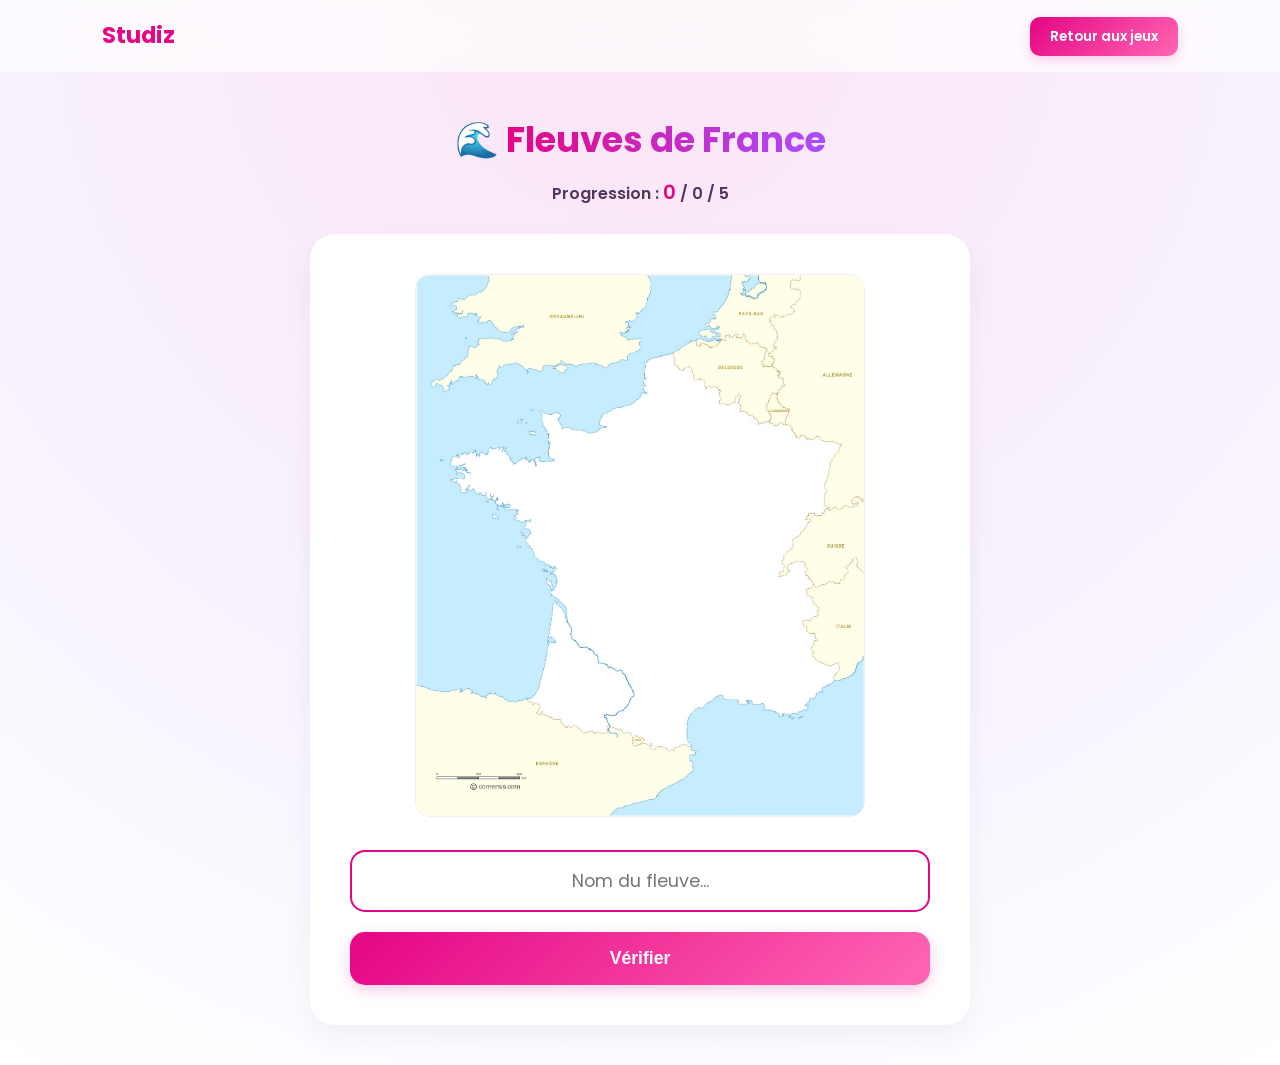
<file: fleuves.html>
<!DOCTYPE html>
<html lang="fr">
<head>
    <meta charset="UTF-8">
    <meta name="viewport" content="width=device-width, initial-scale=1.0">
    <title>Studiz - Fleuves de France</title>
    <link href="https://fonts.googleapis.com/css2?family=Poppins:wght@400;600;700&display=swap" rel="stylesheet" />
    <style>
        /* -----------------------
            BASE (Style Studiz)
        ------------------------*/
        * { margin:0; padding:0; box-sizing:border-box; }
        body {
            font-family: 'Poppins', sans-serif;
            background: radial-gradient(circle at top, #fbe4f5 0%, #f8f3ff 60%, #fff 100%);
            min-height: 100vh;
            color: #2b1b2e;
            line-height: 1.6;
        }

        /* -----------------------
            NAVBAR
        ------------------------*/
        .navbar {
            display: flex;
            justify-content: space-between;
            align-items: center;
            padding: 18px 8%;
            background: rgba(255, 255, 255, 0.7);
            backdrop-filter: blur(20px);
            position: sticky;
            top: 0;
            z-index: 100;
        }
        .logo-text { font-weight: 700; font-size: 1.4rem; color: #e50585; text-decoration: none; }
        .btn-nav {
            text-decoration: none;
            color: white;
            background: linear-gradient(135deg, #e50585, #ff66b3);
            padding: 10px 20px;
            border-radius: 10px;
            font-weight: 600;
            font-size: 0.85rem;
            box-shadow: 0 4px 12px rgba(229, 5, 133, 0.2);
        }

        /* -----------------------
            CONTAINER
        ------------------------*/
        .container {
            max-width: 700px;
            margin: 40px auto;
            padding: 0 20px;
            text-align: center;
        }
        h1 { font-size: 2.2rem; margin-bottom: 10px; color: #1d0720; }
        .text-gradient {
            background: linear-gradient(90deg, #e50585, #a94eff);
            -webkit-background-clip: text;
            -webkit-text-fill-color: transparent;
        }
        .score { color:#55355d; margin-bottom:25px; font-weight: 600; }
        .score span#good { color:#e50585; font-size: 1.2rem; }

        /* -----------------------
            CARD & GAMEPLAY
        ------------------------*/
        .card {
            background: white;
            border-radius: 25px;
            padding: 40px;
            box-shadow: 0 10px 30px rgba(0,0,0,0.05);
            margin-bottom: 20px;
        }
        .region-img {
            width: 100%;
            max-width: 450px;
            border-radius: 15px;
            margin-bottom: 25px;
            border: 1px solid #f0f0f0;
            background: #fdfdfd;
        }
        input {
            width: 100%;
            padding: 16px;
            border: 2px solid #f0f0f0;
            border-radius: 15px;
            font-size: 1.1rem;
            font-family: inherit;
            text-align: center;
            transition: all 0.3s;
        }
        input:focus { outline:none; border-color:#e50585; background: #fff; }
        input.correct { border-color:#10b981; background:#f0fdf4; color:#10b981; }
        input.incorrect { border-color:#ef4444; background:#fef2f2; color:#ef4444; }

        button {
            width: 100%;
            padding: 16px;
            background: linear-gradient(135deg, #e50585, #ff66b3);
            color: white;
            border: none;
            border-radius: 15px;
            font-size: 1.1rem;
            font-weight: bold;
            cursor: pointer;
            margin-top: 20px;
            box-shadow: 0 5px 15px rgba(229, 5, 133, 0.2);
            transition: transform 0.2s;
        }
        button:hover { transform:translateY(-2px); }

        .result { margin-top:15px; padding:15px; border-radius:12px; font-weight:bold; }
        .correctBox { background:#f0fdf4; color:#10b981; }
        .incorrectBox { background:#fef2f2; color:#ef4444; }
        .correction { margin-top:5px; font-weight:500; font-size: 0.9rem; color: #2b1b2e; }

        /* Final Screen */
        .final-screen { display: none; }
        .final-score { font-size: 3rem; font-weight: 700; color: #e50585; margin: 20px 0; }
    </style>
</head>
<body>

<nav class="navbar">
    <div class="nav-left">
        <a href="https://studiz.fun" class="logo-text">Studiz</a>
    </div>
    <div class="nav-right">
        <a href="train.html" class="btn-nav">Retour aux jeux</a>
    </div>
</nav>

<div class="container">
    <div id="quiz-ui">
        <h1>🌊 <span class="text-gradient">Fleuves de France</span></h1>
        <div class="score">Progression : <span id="good">0</span> / <span id="total">0</span></div>

        <div class="card">
            <img id="fleuveImg" class="region-img" src="" alt="Fleuve">
            <input id="answer" placeholder="Nom du fleuve..." autocomplete="off">
            <button id="mainBtn" onclick="check()">Vérifier</button>
            <div id="result"></div>
        </div>
    </div>

    <div id="final-ui" class="final-screen">
        <h1>🏁 <span class="text-gradient">Terminé !</span></h1>
        <div class="card">
            <p>Ton score final est de :</p>
            <div class="final-score"><span id="finalGood">0</span> / <span id="finalTotal">0</span></div>
            <p id="feedback-msg"></p>
            <button onclick="restart()">🔄 Recommencer l'entraînement</button>
        </div>
    </div>
</div>

<script>
const fleuves = [
 {name:"Loire", img:"images/loire.png"},
 {name:"Seine", img:"images/seine.png"},
 {name:"Garonne", img:"images/garonne.png"},
 {name:"Rhône", img:"images/rhone.png"},
 {name:"Rhin", img:"images/rhin.png"}
];

let playlist = [];
let currentIndex = 0;
let goodCount = 0;
let answered = false;

function shuffle(array) {
    return array.sort(() => Math.random() - 0.5);
}

function restart() {
    playlist = shuffle([...fleuves]);
    currentIndex = 0;
    goodCount = 0;
    document.getElementById("quiz-ui").style.display = "block";
    document.getElementById("final-ui").style.display = "none";
    nextQ();
}

function nextQ() {
    if (currentIndex >= playlist.length) {
        showFinalScore();
        return;
    }
    
    let current = playlist[currentIndex];
    document.getElementById("fleuveImg").src = current.img;
    const inp = document.getElementById("answer");
    inp.value = "";
    inp.disabled = false;
    inp.className = "";
    document.getElementById("result").innerHTML = "";
    document.getElementById("mainBtn").textContent = "Vérifier";
    document.getElementById("good").textContent = goodCount;
    document.getElementById("total").textContent = currentIndex + " / " + playlist.length;
    inp.focus();
    answered = false;
}

function normalize(x){ 
    return x.toLowerCase().trim()
        .replace(/\s+/g," ")
        .replace(/[éèêë]/g,"e")
        .replace(/[àâ]/g,"a")
        .replace(/[îï]/g,"i")
        .replace(/[ôö]/g,"o")
        .replace(/[ûùü]/g,"u")
        .replace(/-/g," "); 
}

function check() {
    if (answered) {
        currentIndex++;
        nextQ();
        return;
    }

    const inp = document.getElementById("answer");
    const user = normalize(inp.value);
    const correct = normalize(playlist[currentIndex].name);

    if (user === correct) {
        goodCount++;
        inp.classList.add("correct");
        document.getElementById("result").innerHTML = `<div class="result correctBox">✅ Bien joué !</div>`;
    } else {
        inp.classList.add("incorrect");
        document.getElementById("result").innerHTML = `<div class="result incorrectBox">Oups !<div class="correction">C'était la <strong>${playlist[currentIndex].name}</strong></div></div>`;
    }

    document.getElementById("mainBtn").textContent = "Continuer";
    inp.disabled = true;
    answered = true;
}

function showFinalScore() {
    document.getElementById("quiz-ui").style.display = "none";
    document.getElementById("final-ui").style.display = "block";
    document.getElementById("finalGood").textContent = goodCount;
    document.getElementById("finalTotal").textContent = playlist.length;
    
    let msg = "";
    let percent = (goodCount / playlist.length) * 100;
    if(percent === 100) msg = "Impressionnant ! Tu connais tous les fleuves. 🌊";
    else if(percent >= 60) msg = "Pas mal du tout ! Encore un peu d'eau au moulin ? 🐭";
    else msg = "Garde le cap, ça va finir par rentrer ! ⚓";
    document.getElementById("feedback-msg").textContent = msg;
}

document.addEventListener("keydown", e => { if(e.key === "Enter") check(); });

restart();
</script>
</body>
</html>
</file>
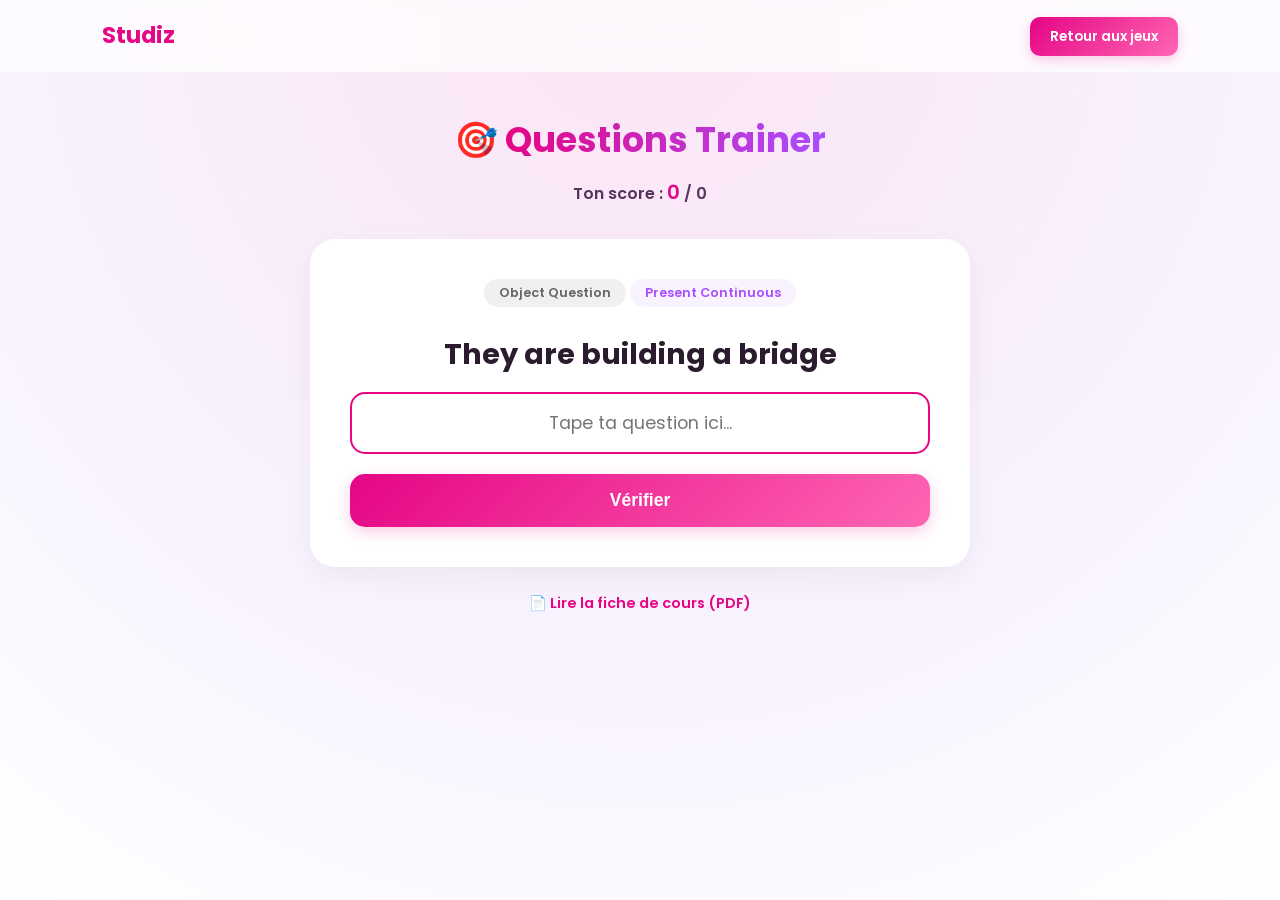
<file: object.html>
<!DOCTYPE html>
<html lang="fr">
<head>
<meta charset="UTF-8">
<meta name="viewport" content="width=device-width, initial-scale=1.0">
<title>Studiz - Questions Trainer</title>
<link href="https://fonts.googleapis.com/css2?family=Poppins:wght@400;600;700&display=swap" rel="stylesheet" />
<style>
    /* -----------------------
        BASE (Style Studiz)
    ------------------------*/
    * { margin:0; padding:0; box-sizing:border-box; }
    body {
        font-family: 'Poppins', sans-serif;
        background: radial-gradient(circle at top, #fbe4f5 0%, #f8f3ff 60%, #fff 100%);
        min-height:100vh;
        color: #2b1b2e;
        line-height: 1.6;
    }

    /* -----------------------
        NAVBAR
    ------------------------*/
    .navbar {
        display: flex;
        justify-content: space-between;
        align-items: center;
        padding: 18px 8%;
        background: rgba(255, 255, 255, 0.7);
        backdrop-filter: blur(20px);
        position: sticky;
        top: 0;
        z-index: 100;
    }

    .logo-text {
        font-weight: 700;
        font-size: 1.4rem;
        color: #e50585;
        text-decoration: none;
    }

    .btn-nav {
        text-decoration: none;
        color: white;
        background: linear-gradient(135deg, #e50585, #ff66b3);
        padding: 10px 20px;
        border-radius: 10px;
        font-weight: 600;
        font-size: 0.85rem;
        box-shadow: 0 4px 12px rgba(229, 5, 133, 0.2);
    }

    /* -----------------------
        CONTAINER
    ------------------------*/
    .container {
        max-width: 700px;
        margin: 40px auto;
        padding: 0 20px;
    }

    h1 { text-align:center; font-size: 2.2rem; margin-bottom: 10px; color: #1d0720; }
    .text-gradient {
        background: linear-gradient(90deg, #e50585, #a94eff);
        -webkit-background-clip: text;
        -webkit-text-fill-color: transparent;
    }

    .score { 
        text-align:center; 
        color:#55355d; 
        margin-bottom:30px;
        font-weight: 600;
    }
    .score span#good { color:#e50585; font-size: 1.2rem; }

    /* -----------------------
        CARD & GAMEPLAY
    ------------------------*/
    .card {
        background: white;
        border-radius: 25px;
        padding: 40px;
        box-shadow: 0 10px 30px rgba(0,0,0,0.05);
        border: none;
        margin-bottom: 25px;
        text-align: center;
    }

    .label-badge {
        display: inline-block;
        padding: 4px 15px;
        background: #f0f0f0;
        border-radius: 20px;
        font-size: 0.8rem;
        font-weight: 600;
        color: #666;
        margin-bottom: 10px;
    }

    .sentence {
        font-size: 1.8rem;
        color: #2b1b2e;
        font-weight: 700;
        margin: 20px 0;
        line-height: 1.2;
    }

    input {
        width: 100%;
        padding: 16px;
        border: 2px solid #f0f0f0;
        border-radius: 15px;
        font-size: 1.1rem;
        font-family: inherit;
        transition: all 0.3s;
        background: #fdfdfd;
        text-align: center;
    }

    input:focus { outline:none; border-color:#e50585; background: #fff; }
    input.correct { border-color:#10b981; background:#f0fdf4; color: #10b981; }
    input.incorrect { border-color:#ef4444; background:#fef2f2; color: #ef4444; }

    button {
        width: 100%;
        padding: 16px;
        background: linear-gradient(135deg, #e50585, #ff66b3);
        color: white;
        border: none;
        border-radius: 15px;
        font-size: 1.1rem;
        font-weight: bold;
        cursor: pointer;
        margin-top: 20px;
        box-shadow: 0 5px 15px rgba(229, 5, 133, 0.2);
        transition: transform 0.2s;
    }

    button:hover { transform:translateY(-2px); }

    /* -----------------------
        RESULTS
    ------------------------*/
    .result { margin-top:20px; padding:15px; border-radius:12px; font-weight:700; }
    .correctBox { background:#f0fdf4; color:#10b981; }
    .incorrectBox { background:#fef2f2; color:#ef4444; }
    .correction { margin-top:5px; font-weight:500; font-size: 0.9rem; color: #2b1b2e; }

    .pdf-link {
        display: block;
        text-align: center;
        color: #e50585;
        text-decoration: none;
        font-weight: 600;
        font-size: 0.9rem;
        margin-top: 20px;
    }

    .pdf-link:hover { text-decoration: underline; }

    @media(max-width: 600px) {
        .card { padding: 25px; }
        .sentence { font-size: 1.4rem; }
    }
</style>
</head>
<body>

<nav class="navbar">
    <div class="nav-left">
        <a href="https://studiz.fun" class="logo-text">Studiz</a>
    </div>
    <div class="nav-right">
        <a href="train.html" class="btn-nav">Retour aux jeux</a>
    </div>
</nav>

<div class="container">
    <h1>🎯 <span class="text-gradient">Questions Trainer</span></h1>
    <div class="score">Ton score : <span id="good">0</span> / <span id="total">0</span></div>

    <div class="card">
        <div id="typeLabel" class="label-badge"></div>
        <div id="tenseLabel" class="label-badge" style="background: #f8f3ff; color: #a94eff;"></div>
        <div class="sentence" id="sentence"></div>
        <input id="answer" placeholder="Tape ta question ici..." autocomplete="off">
        <button id="mainBtn" onclick="check()">Vérifier</button>
        <div id="result"></div>
    </div>
    
    <a class="pdf-link" href="objectcour.pdf" target="_blank">📄 Lire la fiche de cours (PDF)</a>
</div>

<script>
const data = [
  // OBJECT QUESTIONS - Present Simple
  {s:"Julie loves ice cream", a:"what does julie love?", type:"Object Question", tense:"Present Simple"},
  {s:"Tom eats pizza", a:"what does tom eat?", type:"Object Question", tense:"Present Simple"},
  {s:"Paul reads books", a:"what does paul read?", type:"Object Question", tense:"Present Simple"},
  {s:"Emma drinks coffee", a:"what does emma drink?", type:"Object Question", tense:"Present Simple"},
  {s:"They play football", a:"what do they play?", type:"Object Question", tense:"Present Simple"},
  {s:"The teacher helps students", a:"who does the teacher help?", type:"Object Question", tense:"Present Simple"},
  {s:"Julie sends emails", a:"what does julie send?", type:"Object Question", tense:"Present Simple"},
  {s:"They sell cars", a:"what do they sell?", type:"Object Question", tense:"Present Simple"},
  {s:"He teaches English", a:"what does he teach?", type:"Object Question", tense:"Present Simple"},
  {s:"The cat catches mice", a:"what does the cat catch?", type:"Object Question", tense:"Present Simple"},

  // OBJECT QUESTIONS - Past Simple
  {s:"Julie loved this movie", a:"what did julie love?", type:"Object Question", tense:"Past Simple"},
  {s:"Tom ate pizza yesterday", a:"what did tom eat?", type:"Object Question", tense:"Past Simple"},
  {s:"Lucas played guitar", a:"what did lucas play?", type:"Object Question", tense:"Past Simple"},
  {s:"She opened the door", a:"what did she open?", type:"Object Question", tense:"Past Simple"},
  {s:"They meet John", a:"who did they meet?", type:"Object Question", tense:"Past Simple"},
  {s:"Anna visited London", a:"where did anna visit?", type:"Object Question", tense:"Past Simple"},
  {s:"He finished the project", a:"what did he finish?", type:"Object Question", tense:"Past Simple"},
  {s:"We cleaned the house", a:"what did we clean?", type:"Object Question", tense:"Past Simple"},
  {s:"The cat caught a mouse", a:"what did the cat catch?", type:"Object Question", tense:"Past Simple"},
  {s:"She invited Marie", a:"who did she invite?", type:"Object Question", tense:"Past Simple"},

  // OBJECT QUESTIONS - Present Perfect
  {s:"She has watched TV", a:"what has she watched?", type:"Object Question", tense:"Present Perfect"},
  {s:"He has visited Paris", a:"where has he visited?", type:"Object Question", tense:"Present Perfect"},
  {s:"They have finished the work", a:"what have they finished?", type:"Object Question", tense:"Present Perfect"},
  {s:"Julie has written a letter", a:"what has julie written?", type:"Object Question", tense:"Present Perfect"},
  {s:"Tom has eaten the cake", a:"what has tom eaten?", type:"Object Question", tense:"Present Perfect"},

  // OBJECT QUESTIONS - Present Continuous
  {s:"They are playing football", a:"what are they playing?", type:"Object Question", tense:"Present Continuous"},
  {s:"She is reading a book", a:"what is she reading?", type:"Object Question", tense:"Present Continuous"},
  {s:"Tom is fixing the bike", a:"what is tom fixing?", type:"Object Question", tense:"Present Continuous"},
  {s:"Lucas is watching TV", a:"what is lucas watching?", type:"Object Question", tense:"Present Continuous"},
  {s:"They are building a bridge", a:"what are they building?", type:"Object Question", tense:"Present Continuous"},

  // OBJECT QUESTIONS - Passive Voice
  {s:"The cake was eaten by the children", a:"what was eaten by the children?", type:"Object Question", tense:"Passive Voice"},
  {s:"The letter was written by Sarah", a:"what was written by sarah?", type:"Object Question", tense:"Passive Voice"},
  {s:"The house was cleaned by them", a:"what was cleaned by them?", type:"Object Question", tense:"Passive Voice"},
  {s:"The door was opened by Julie", a:"what was opened by julie?", type:"Object Question", tense:"Passive Voice"},
  {s:"The bridge was built by the workers", a:"what was built by the workers?", type:"Object Question", tense:"Passive Voice"},

  // SUBJECT QUESTIONS
  {s:"Julie loves ice cream", a:"who loves ice cream?", type:"Subject Question", tense:"Present Simple"},
  {s:"Tom ate pizza", a:"who ate pizza?", type:"Subject Question", tense:"Past Simple"},
  {s:"She has watched TV", a:"who has watched TV?", type:"Subject Question", tense:"Present Perfect"},
  {s:"They are playing football", a:"who is playing football?", type:"Subject Question", tense:"Present Continuous"},
  {s:"The cake was eaten by the children", a:"who was eaten the cake?", type:"Subject Question", tense:"Passive Voice"}
];

let current, good=0, total=0, answered=false;

function normalize(x){ return x.toLowerCase().trim().replace(/[?!.]$/,"").replace(/\s+/g," "); }

function nextQ(){
  current = data[Math.floor(Math.random()*data.length)];
  document.getElementById("sentence").textContent = current.s;
  document.getElementById("typeLabel").textContent = current.type;
  document.getElementById("tenseLabel").textContent = current.tense;
  const inp=document.getElementById("answer");
  inp.value="";
  inp.disabled=false;
  inp.className="";
  document.getElementById("result").innerHTML="";
  document.getElementById("mainBtn").textContent = "Vérifier";
  inp.focus();
  answered=false;
}

function check(){
  if(answered){ nextQ(); return; }
  const inp=document.getElementById("answer");
  const user=normalize(inp.value);
  const goodAns=normalize(current.a);
  total++;
  
  if(user===goodAns){
    good++;
    inp.classList.add("correct");
    document.getElementById("result").innerHTML=`<div class="result correctBox">✨ Super ! C'est la bonne réponse.</div>`;
  } else {
    inp.classList.add("incorrect");
    document.getElementById("result").innerHTML=
      `<div class="result incorrectBox">Oups ! Pas tout à fait...
        <div class="correction">La réponse était : <strong>${current.a}</strong></div>
      </div>`;
  }
  
  document.getElementById("good").textContent=good;
  document.getElementById("total").textContent=total;
  document.getElementById("mainBtn").textContent = "Continuer";
  inp.disabled=true;
  answered=true;
}

document.addEventListener("keydown", e=>{ if(e.key==="Enter") check(); });

nextQ();
</script>

</body>
</html>
</file>
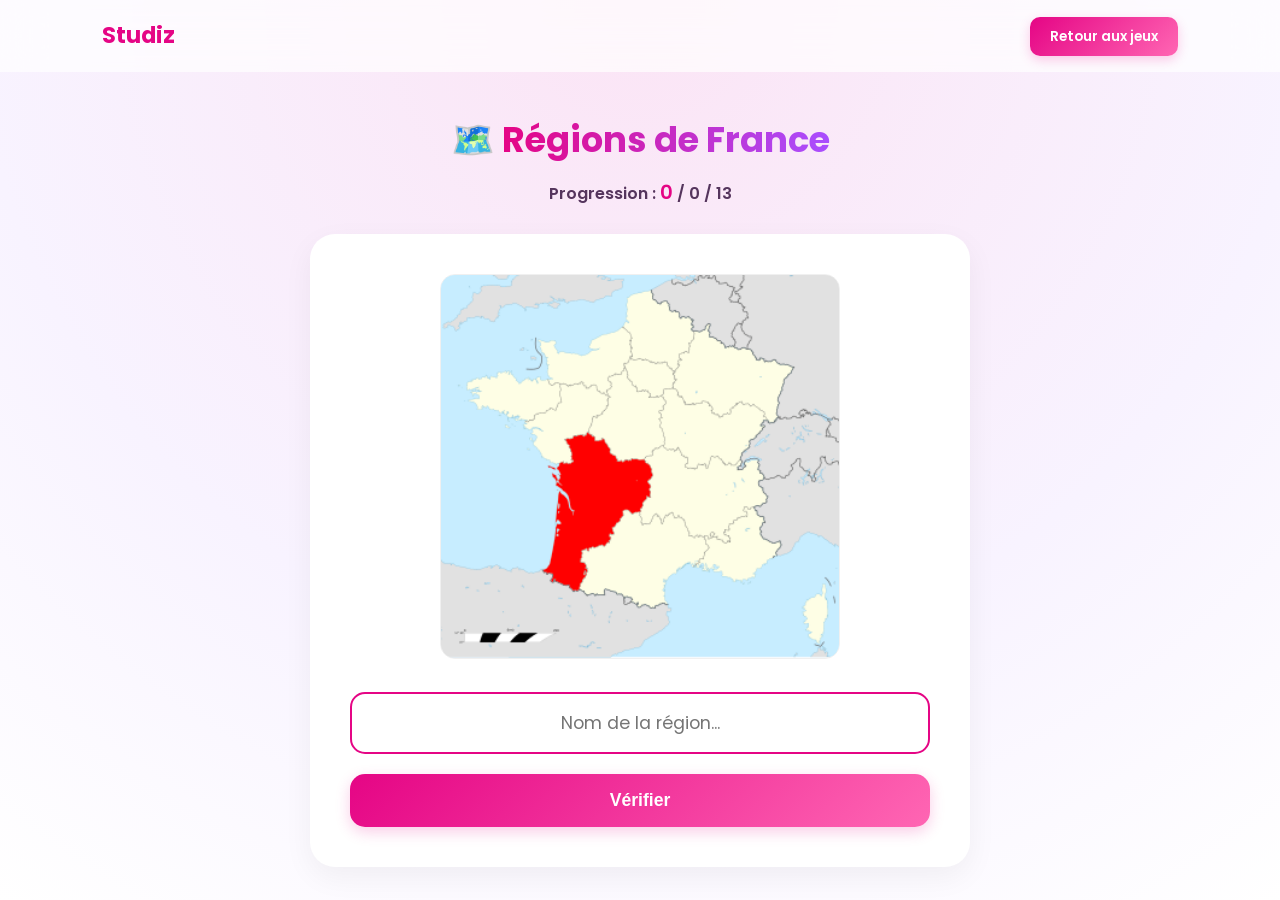
<file: regions.html>
<!DOCTYPE html>
<html lang="fr">
<head>
    <meta charset="UTF-8">
    <meta name="viewport" content="width=device-width, initial-scale=1.0">
    <title>Studiz - Régions de France</title>
    <link href="https://fonts.googleapis.com/css2?family=Poppins:wght@400;600;700&display=swap" rel="stylesheet" />
    <style>
        /* -----------------------
            BASE (Style Studiz)
        ------------------------*/
        * { margin:0; padding:0; box-sizing:border-box; }
        body {
            font-family: 'Poppins', sans-serif;
            background: radial-gradient(circle at top, #fbe4f5 0%, #f8f3ff 60%, #fff 100%);
            min-height: 100vh;
            color: #2b1b2e;
            line-height: 1.6;
        }

        /* -----------------------
            NAVBAR
        ------------------------*/
        .navbar {
            display: flex;
            justify-content: space-between;
            align-items: center;
            padding: 18px 8%;
            background: rgba(255, 255, 255, 0.7);
            backdrop-filter: blur(20px);
            position: sticky;
            top: 0;
            z-index: 100;
        }
        .logo-text { font-weight: 700; font-size: 1.4rem; color: #e50585; text-decoration: none; }
        .btn-nav {
            text-decoration: none;
            color: white;
            background: linear-gradient(135deg, #e50585, #ff66b3);
            padding: 10px 20px;
            border-radius: 10px;
            font-weight: 600;
            font-size: 0.85rem;
            box-shadow: 0 4px 12px rgba(229, 5, 133, 0.2);
        }

        /* -----------------------
            CONTAINER
        ------------------------*/
        .container {
            max-width: 700px;
            margin: 40px auto;
            padding: 0 20px;
            text-align: center;
        }
        h1 { font-size: 2.2rem; margin-bottom: 10px; color: #1d0720; }
        .text-gradient {
            background: linear-gradient(90deg, #e50585, #a94eff);
            -webkit-background-clip: text;
            -webkit-text-fill-color: transparent;
        }
        .score { color:#55355d; margin-bottom:25px; font-weight: 600; }
        .score span#good { color:#e50585; font-size: 1.2rem; }

        /* -----------------------
            CARD & GAMEPLAY
        ------------------------*/
        .card {
            background: white;
            border-radius: 25px;
            padding: 40px;
            box-shadow: 0 10px 30px rgba(0,0,0,0.05);
            margin-bottom: 20px;
        }
        .region-img {
            width: 100%;
            max-width: 400px;
            border-radius: 15px;
            margin-bottom: 25px;
            border: 1px solid #f0f0f0;
            background: #fdfdfd;
        }
        input {
            width: 100%;
            padding: 16px;
            border: 2px solid #f0f0f0;
            border-radius: 15px;
            font-size: 1.1rem;
            font-family: inherit;
            text-align: center;
            transition: all 0.3s;
        }
        input:focus { outline:none; border-color:#e50585; background: #fff; }
        input.correct { border-color:#10b981; background:#f0fdf4; color:#10b981; }
        input.incorrect { border-color:#ef4444; background:#fef2f2; color:#ef4444; }

        button {
            width: 100%;
            padding: 16px;
            background: linear-gradient(135deg, #e50585, #ff66b3);
            color: white;
            border: none;
            border-radius: 15px;
            font-size: 1.1rem;
            font-weight: bold;
            cursor: pointer;
            margin-top: 20px;
            box-shadow: 0 5px 15px rgba(229, 5, 133, 0.2);
            transition: transform 0.2s;
        }
        button:hover { transform:translateY(-2px); }

        .result { margin-top:15px; padding:15px; border-radius:12px; font-weight:bold; }
        .correctBox { background:#f0fdf4; color:#10b981; }
        .incorrectBox { background:#fef2f2; color:#ef4444; }
        .correction { margin-top:5px; font-weight:500; font-size: 0.9rem; color: #2b1b2e; }

        /* Final Screen */
        .final-screen { display: none; }
        .final-score { font-size: 3rem; font-weight: 700; color: #e50585; margin: 20px 0; }
    </style>
</head>
<body>

<nav class="navbar">
    <div class="nav-left">
        <a href="https://studiz.fun" class="logo-text">Studiz</a>
    </div>
    <div class="nav-right">
        <a href="train.html" class="btn-nav">Retour aux jeux</a>
    </div>
</nav>

<div class="container">
    <div id="quiz-ui">
        <h1>🗺️ <span class="text-gradient">Régions de France</span></h1>
        <div class="score">Progression : <span id="good">0</span> / <span id="total">0</span></div>

        <div class="card">
            <img id="regionImg" class="region-img" src="" alt="Région">
            <input id="answer" placeholder="Nom de la région..." autocomplete="off">
            <button id="mainBtn" onclick="check()">Vérifier</button>
            <div id="result"></div>
        </div>
    </div>

    <div id="final-ui" class="final-screen">
        <h1>🏁 <span class="text-gradient">Terminé !</span></h1>
        <div class="card">
            <p>Ton score final est de :</p>
            <div class="final-score"><span id="finalGood">0</span> / <span id="finalTotal">0</span></div>
            <p id="feedback-msg"></p>
            <button onclick="restart()">🔄 Relancer l'exercice</button>
        </div>
    </div>
</div>

<script>
const regions = [
 {name:"Auvergne-Rhône-Alpes", img:"images/Auvergne-Rhône-Alpes_region_locator_map.svg.png"},
 {name:"Bourgogne-Franche-Comté", img:"images/Bourgogne-Franche-Comté_region_locator_map.svg.png"},
 {name:"Bretagne", img:"images/Bretagne_region_locator_map2.svg.png"},
 {name:"Centre-Val de Loire", img:"images/Centre-Val_de_Loire_region_locator_map.svg.png"},
 {name:"Corse", img:"images/Corse_region_locator_map2.svg.png"},
 {name:"Grand Est", img:"images/Alsace-Champagne-Ardenne-Lorraine_region_locator_map.svg.png"},
 {name:"Hauts-de-France", img:"images/Hauts-de-France_region_locator_map.svg.png"},
 {name:"Île-de-France", img:"images/Île-de-France_region_locator_map2.svg.png"},
 {name:"Normandie", img:"images/Normandie2014_region_locator_map.svg.png"},
 {name:"Nouvelle-Aquitaine", img:"images/Nouvelle-Aquitaine_region_locator_map.svg.png"},
 {name:"Occitanie", img:"images/Languedoc-Roussillon-Midi-Pyrénées_region_locator_map.svg.png"},
 {name:"Pays de la Loire", img:"images/Pays_de_la_Loire_region_locator_map2.svg.png"},
 {name:"Provence-Alpes-Côte d'Azur", img:"images/Provence-Alpes-Côte_d'Azur_region_locator_map2.svg.png"}
];

let playlist = [];
let currentIndex = 0;
let goodCount = 0;
let answered = false;

function shuffle(array) {
    return array.sort(() => Math.random() - 0.5);
}

function restart() {
    playlist = shuffle([...regions]);
    currentIndex = 0;
    goodCount = 0;
    document.getElementById("quiz-ui").style.display = "block";
    document.getElementById("final-ui").style.display = "none";
    nextQ();
}

function nextQ() {
    if (currentIndex >= playlist.length) {
        showFinalScore();
        return;
    }
    
    let current = playlist[currentIndex];
    document.getElementById("regionImg").src = current.img;
    const inp = document.getElementById("answer");
    inp.value = "";
    inp.disabled = false;
    inp.className = "";
    document.getElementById("result").innerHTML = "";
    document.getElementById("mainBtn").textContent = "Vérifier";
    document.getElementById("good").textContent = goodCount;
    document.getElementById("total").textContent = currentIndex + " / " + playlist.length;
    inp.focus();
    answered = false;
}

function normalize(x){ 
    return x.toLowerCase().trim()
        .replace(/\s+/g," ")
        .replace(/[éèêë]/g,"e")
        .replace(/[àâ]/g,"a")
        .replace(/[îï]/g,"i")
        .replace(/[ôö]/g,"o")
        .replace(/[ûùü]/g,"u")
        .replace(/-/g," "); 
}

function check() {
    if (answered) {
        currentIndex++;
        nextQ();
        return;
    }

    const inp = document.getElementById("answer");
    const user = normalize(inp.value);
    const correct = normalize(playlist[currentIndex].name);

    if (user === correct) {
        goodCount++;
        inp.classList.add("correct");
        document.getElementById("result").innerHTML = `<div class="result correctBox">✨ Excellent !</div>`;
    } else {
        inp.classList.add("incorrect");
        document.getElementById("result").innerHTML = `<div class="result incorrectBox">Oups !<div class="correction">C'était : <strong>${playlist[currentIndex].name}</strong></div></div>`;
    }

    document.getElementById("mainBtn").textContent = "Continuer";
    inp.disabled = true;
    answered = true;
}

function showFinalScore() {
    document.getElementById("quiz-ui").style.display = "none";
    document.getElementById("final-ui").style.display = "block";
    document.getElementById("finalGood").textContent = goodCount;
    document.getElementById("finalTotal").textContent = playlist.length;
    
    let msg = "";
    let percent = (goodCount / playlist.length) * 100;
    if(percent === 100) msg = "Parfait ! Tu connais la France sur le bout des doigts. 🐭";
    else if(percent >= 70) msg = "Très bon score ! Encore un petit effort. 💪";
    else msg = "Continue de t'entraîner, ça va venir ! 🗺️";
    document.getElementById("feedback-msg").textContent = msg;
}

document.addEventListener("keydown", e => { if(e.key === "Enter") check(); });

// Démarrage initial
restart();
</script>
</body>
</html>
</file>
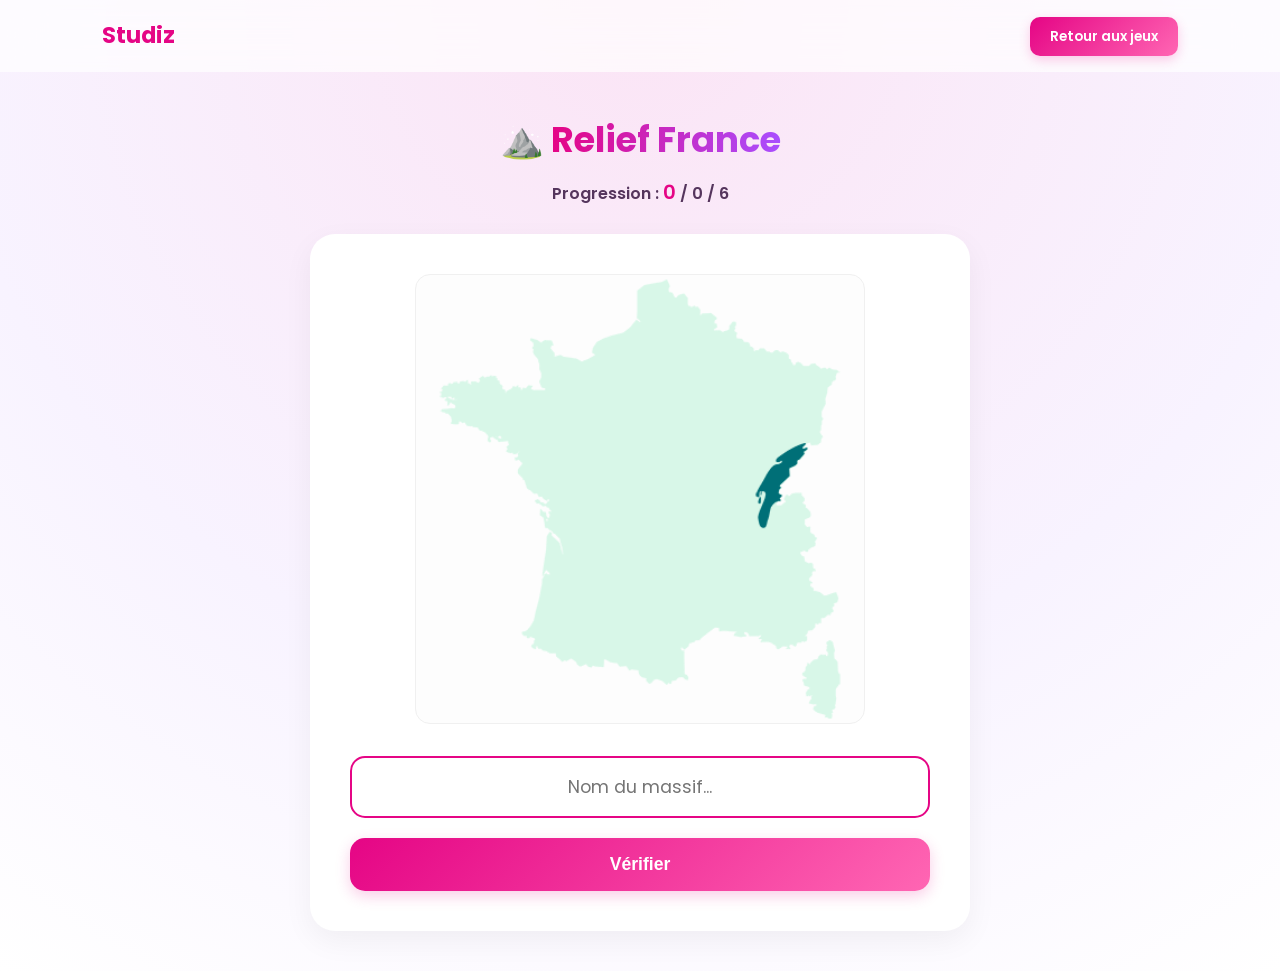
<file: relief.html>
<!DOCTYPE html>
<html lang="fr">
<head>
    <meta charset="UTF-8">
    <meta name="viewport" content="width=device-width, initial-scale=1.0">
    <title>Studiz - Relief de France</title>
    <link href="https://fonts.googleapis.com/css2?family=Poppins:wght@400;600;700&display=swap" rel="stylesheet" />
    <style>
        /* -----------------------
            BASE (Style Studiz)
        ------------------------*/
        * { margin:0; padding:0; box-sizing:border-box; }
        body {
            font-family: 'Poppins', sans-serif;
            background: radial-gradient(circle at top, #fbe4f5 0%, #f8f3ff 60%, #fff 100%);
            min-height: 100vh;
            color: #2b1b2e;
            line-height: 1.6;
        }

        /* -----------------------
            NAVBAR
        ------------------------*/
        .navbar {
            display: flex;
            justify-content: space-between;
            align-items: center;
            padding: 18px 8%;
            background: rgba(255, 255, 255, 0.7);
            backdrop-filter: blur(20px);
            position: sticky;
            top: 0;
            z-index: 100;
        }
        .logo-text { font-weight: 700; font-size: 1.4rem; color: #e50585; text-decoration: none; }
        .btn-nav {
            text-decoration: none;
            color: white;
            background: linear-gradient(135deg, #e50585, #ff66b3);
            padding: 10px 20px;
            border-radius: 10px;
            font-weight: 600;
            font-size: 0.85rem;
            box-shadow: 0 4px 12px rgba(229, 5, 133, 0.2);
        }

        /* -----------------------
            CONTAINER
        ------------------------*/
        .container {
            max-width: 700px;
            margin: 40px auto;
            padding: 0 20px;
            text-align: center;
        }
        h1 { font-size: 2.2rem; margin-bottom: 10px; color: #1d0720; }
        .text-gradient {
            background: linear-gradient(90deg, #e50585, #a94eff);
            -webkit-background-clip: text;
            -webkit-text-fill-color: transparent;
        }
        .score { color:#55355d; margin-bottom:25px; font-weight: 600; }
        .score span#good { color:#e50585; font-size: 1.2rem; }

        /* -----------------------
            CARD & GAMEPLAY
        ------------------------*/
        .card {
            background: white;
            border-radius: 25px;
            padding: 40px;
            box-shadow: 0 10px 30px rgba(0,0,0,0.05);
            margin-bottom: 20px;
        }
        .region-img {
            width: 100%;
            max-width: 450px;
            border-radius: 15px;
            margin-bottom: 25px;
            border: 1px solid #f0f0f0;
            background: #fdfdfd;
        }
        input {
            width: 100%;
            padding: 16px;
            border: 2px solid #f0f0f0;
            border-radius: 15px;
            font-size: 1.1rem;
            font-family: inherit;
            text-align: center;
            transition: all 0.3s;
        }
        input:focus { outline:none; border-color:#e50585; background: #fff; }
        input.correct { border-color:#10b981; background:#f0fdf4; color:#10b981; }
        input.incorrect { border-color:#ef4444; background:#fef2f2; color:#ef4444; }

        button {
            width: 100%;
            padding: 16px;
            background: linear-gradient(135deg, #e50585, #ff66b3);
            color: white;
            border: none;
            border-radius: 15px;
            font-size: 1.1rem;
            font-weight: bold;
            cursor: pointer;
            margin-top: 20px;
            box-shadow: 0 5px 15px rgba(229, 5, 133, 0.2);
            transition: transform 0.2s;
        }
        button:hover { transform:translateY(-2px); }

        .result { margin-top:15px; padding:15px; border-radius:12px; font-weight:bold; }
        .correctBox { background:#f0fdf4; color:#10b981; }
        .incorrectBox { background:#fef2f2; color:#ef4444; }
        .correction { margin-top:5px; font-weight:500; font-size: 0.9rem; color: #2b1b2e; }

        /* Final Screen */
        .final-screen { display: none; }
        .final-score { font-size: 3rem; font-weight: 700; color: #e50585; margin: 20px 0; }
    </style>
</head>
<body>

<nav class="navbar">
    <div class="nav-left">
        <a href="https://studiz.fun" class="logo-text">Studiz</a>
    </div>
    <div class="nav-right">
        <a href="train.html" class="btn-nav">Retour aux jeux</a>
    </div>
</nav>

<div class="container">
    <div id="quiz-ui">
        <h1>⛰️ <span class="text-gradient">Relief France</span></h1>
        <div class="score">Progression : <span id="good">0</span> / <span id="total">0</span></div>

        <div class="card">
            <img id="montagneImg" class="region-img" src="" alt="Massif">
            <input id="answer" placeholder="Nom du massif..." autocomplete="off">
            <button id="mainBtn" onclick="check()">Vérifier</button>
            <div id="result"></div>
        </div>
    </div>

    <div id="final-ui" class="final-screen">
        <h1>🏁 <span class="text-gradient">Terminé !</span></h1>
        <div class="card">
            <p>Ton score final est de :</p>
            <div class="final-score"><span id="finalGood">0</span> / <span id="finalTotal">0</span></div>
            <p id="feedback-msg"></p>
            <button onclick="restart()">🔄 Recommencer l'exercice</button>
        </div>
    </div>
</div>

<script>
const montagnes = [
 {name:"Les Alpes", img:"images/alpes.png"},
 {name:"Le Jura", img:"images/jura.png"},
 {name:"Les Pyrénées", img:"images/pyrenees.png"},
 {name:"La Corse", img:"images/corse.png"},
 {name:"Le Massif Central", img:"images/massif-central.png"},
 {name:"Les Vosges", img:"images/vosges.png"}
];

let playlist = [];
let currentIndex = 0;
let goodCount = 0;
let answered = false;

function shuffle(array) {
    return array.sort(() => Math.random() - 0.5);
}

function restart() {
    playlist = shuffle([...montagnes]);
    currentIndex = 0;
    goodCount = 0;
    document.getElementById("quiz-ui").style.display = "block";
    document.getElementById("final-ui").style.display = "none";
    nextQ();
}

function nextQ() {
    if (currentIndex >= playlist.length) {
        showFinalScore();
        return;
    }
    
    let current = playlist[currentIndex];
    document.getElementById("montagneImg").src = current.img;
    const inp = document.getElementById("answer");
    inp.value = "";
    inp.disabled = false;
    inp.className = "";
    document.getElementById("result").innerHTML = "";
    document.getElementById("mainBtn").textContent = "Vérifier";
    document.getElementById("good").textContent = goodCount;
    document.getElementById("total").textContent = currentIndex + " / " + playlist.length;
    inp.focus();
    answered = false;
}

function normalize(x){ 
    return x.toLowerCase().trim()
        .replace(/\s+/g," ")
        .replace(/[éèêë]/g,"e")
        .replace(/[àâ]/g,"a")
        .replace(/[îï]/g,"i")
        .replace(/[ôö]/g,"o")
        .replace(/[ûùü]/g,"u")
        .replace(/^(le |la |les |l')/i, "") // Ignore les articles au début
        .replace(/-/g," "); 
}

function check() {
    if (answered) {
        currentIndex++;
        nextQ();
        return;
    }

    const inp = document.getElementById("answer");
    const user = normalize(inp.value);
    const correct = normalize(playlist[currentIndex].name);

    if (user === correct) {
        goodCount++;
        inp.classList.add("correct");
        document.getElementById("result").innerHTML = `<div class="result correctBox">⛰️ C'est ça ! Bien joué.</div>`;
    } else {
        inp.classList.add("incorrect");
        document.getElementById("result").innerHTML = `<div class="result incorrectBox">Erreur !<div class="correction">Il s'agissait de : <strong>${playlist[currentIndex].name}</strong></div></div>`;
    }

    document.getElementById("mainBtn").textContent = "Continuer";
    inp.disabled = true;
    answered = true;
}

function showFinalScore() {
    document.getElementById("quiz-ui").style.display = "none";
    document.getElementById("final-ui").style.display = "block";
    document.getElementById("finalGood").textContent = goodCount;
    document.getElementById("finalTotal").textContent = playlist.length;
    
    let msg = "";
    let percent = (goodCount / playlist.length) * 100;
    if(percent === 100) msg = "Incroyable ! Tu as gravi tous les sommets sans faute ! 🧗‍♂️";
    else if(percent >= 60) msg = "Bravo ! Une belle vue d'ensemble sur le relief français. 🐭";
    else msg = "Petit faux pas en montagne ? On recommence pour s'améliorer ! 🏕️";
    document.getElementById("feedback-msg").textContent = msg;
}

document.addEventListener("keydown", e => { if(e.key === "Enter") check(); });

restart();
</script>
</body>
</html>
</file>
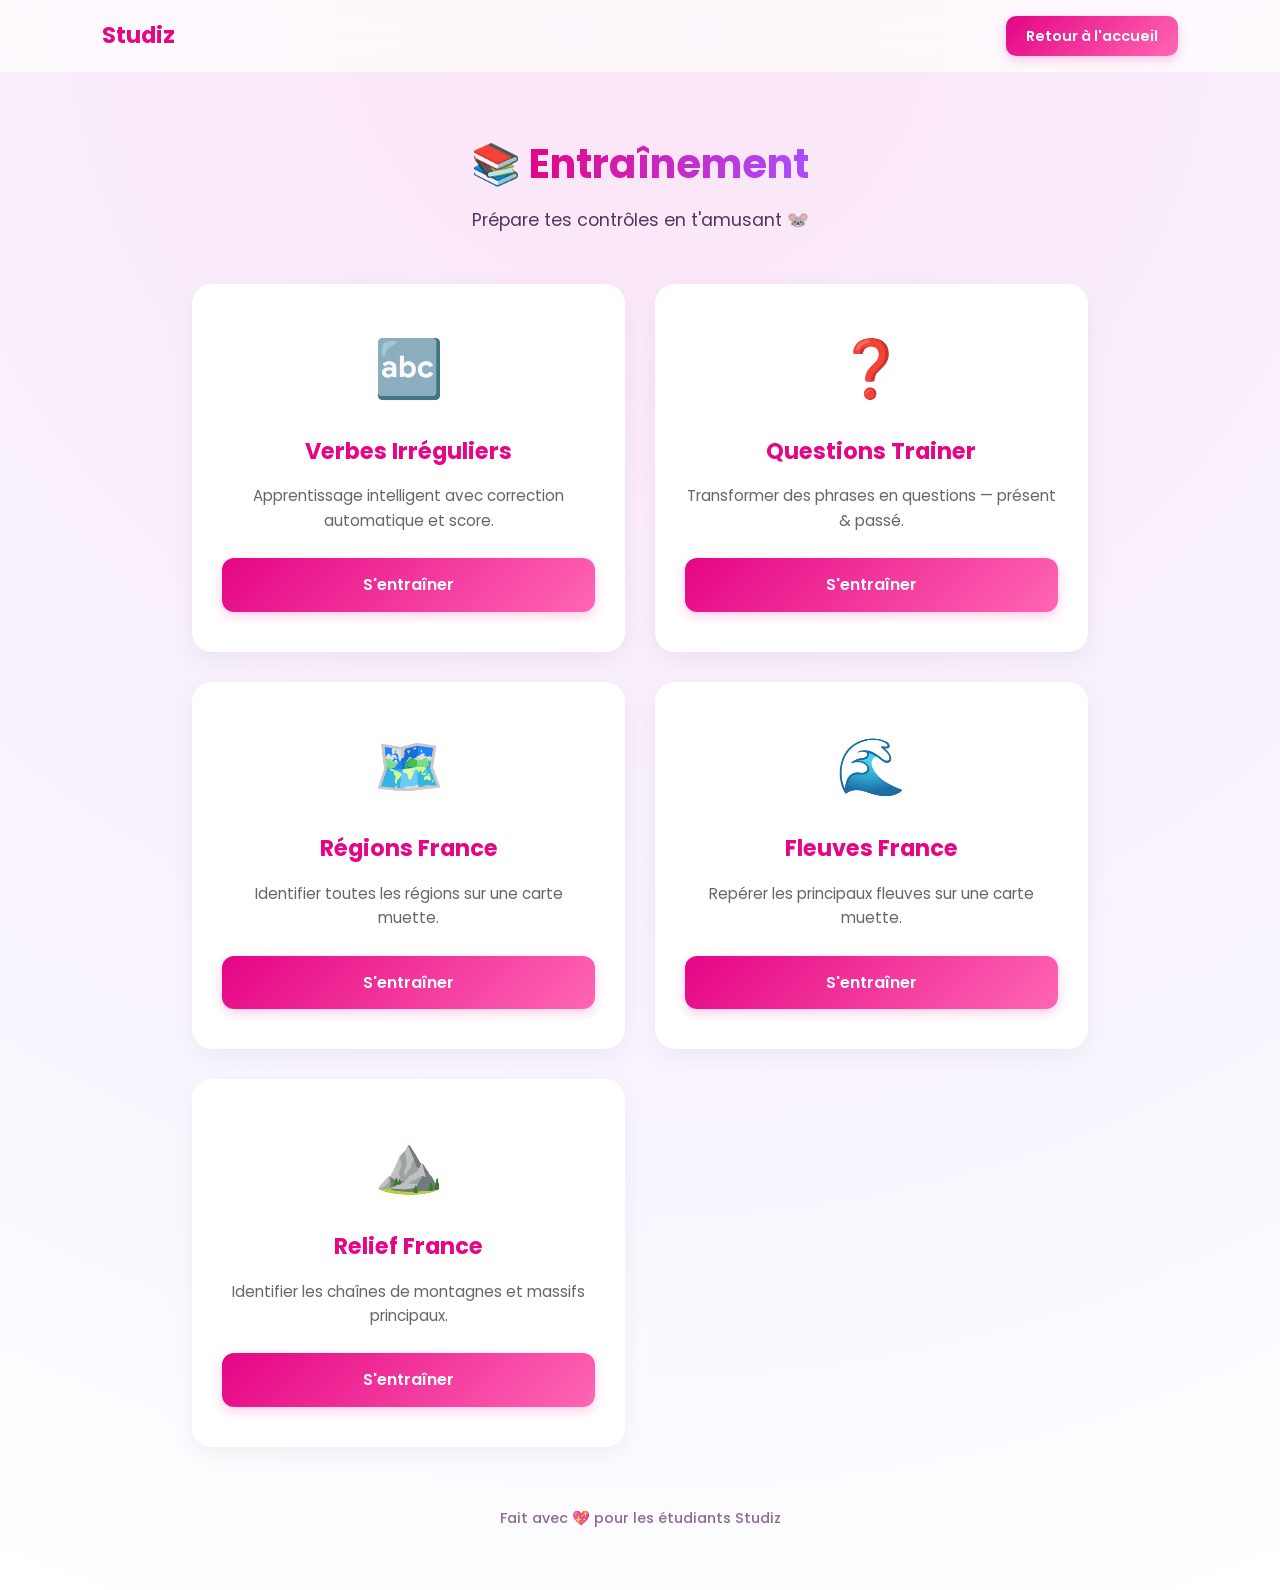
<file: train.html>
<!DOCTYPE html>
<html lang="fr">
<head>
    <meta charset="UTF-8">
    <meta name="viewport" content="width=device-width, initial-scale=1.0">
    <title>Studiz - Entraînements</title>
    <link href="https://fonts.googleapis.com/css2?family=Poppins:wght@400;600;700&display=swap" rel="stylesheet" />
    
    <style>
        /* -----------------------
            BASE (Style Studiz)
        ------------------------*/
        * {
            margin: 0;
            padding: 0;
            box-sizing: border-box;
        }

        body {
            font-family: "Poppins", sans-serif;
            background: radial-gradient(circle at top, #fbe4f5 0%, #f8f3ff 60%, #fff 100%);
            color: #2b1b2e;
            min-height: 100vh;
            line-height: 1.6;
        }

        /* -----------------------
            NAVBAR
        ------------------------*/
        .navbar {
            display: flex;
            justify-content: space-between;
            align-items: center;
            padding: 18px 8%;
            background: rgba(255, 255, 255, 0.7);
            backdrop-filter: blur(20px);
            position: sticky;
            top: 0;
            z-index: 100;
        }

        .nav-left {
            display: flex;
            align-items: center;
        }

        .logo-text {
            font-weight: 700;
            font-size: 1.4rem;
            color: #e50585;
            text-decoration: none;
            transition: opacity 0.3s;
        }

        .logo-text:hover {
            opacity: 0.8;
        }

        /* Bouton Retour Accueil */
        .btn-nav {
            text-decoration: none;
            color: white;
            background: linear-gradient(135deg, #e50585, #ff66b3);
            padding: 10px 20px;
            border-radius: 10px;
            font-weight: 600;
            font-size: 0.9rem;
            box-shadow: 0 4px 12px rgba(229, 5, 133, 0.2);
            transition: all 0.3s;
        }

        .btn-nav:hover {
            transform: translateY(-2px);
            box-shadow: 0 6px 15px rgba(229, 5, 133, 0.3);
        }

        /* -----------------------
            CONTAINER & TITRES
        ------------------------*/
        .container {
            max-width: 1100px;
            margin: 0 auto;
            padding: 60px 8%;
            text-align: center;
        }

        h1 {
            font-size: 2.5rem;
            font-weight: 700;
            margin-bottom: 10px;
            color: #1d0720;
        }

        .text-gradient {
            background: linear-gradient(90deg, #e50585, #a94eff);
            -webkit-background-clip: text;
            -webkit-text-fill-color: transparent;
        }

        .subtitle {
            font-size: 1.1rem;
            color: #55355d;
            margin-bottom: 50px;
        }

        /* -----------------------
            GRID & CARDS
        ------------------------*/
        .grid {
            display: grid;
            grid-template-columns: repeat(auto-fit, minmax(280px, 1fr));
            gap: 30px;
        }

        .card {
            background: white;
            border-radius: 20px;
            padding: 40px 30px;
            box-shadow: 0 8px 25px rgba(0, 0, 0, 0.05);
            transition: all 0.3s ease;
            cursor: pointer;
            border: none;
            display: flex;
            flex-direction: column;
            align-items: center;
        }

        .card:hover {
            transform: translateY(-8px);
            box-shadow: 0 12px 30px rgba(229, 5, 133, 0.15);
        }

        .icon {
            font-size: 3.5rem;
            margin-bottom: 20px;
            display: block;
        }

        .card h2 {
            font-size: 1.4rem;
            color: #e50585;
            margin-bottom: 15px;
        }

        .card p {
            color: #666;
            font-size: 0.95rem;
            margin-bottom: 25px;
            flex-grow: 1;
        }

        /* -----------------------
            BOUTONS (Style Studiz)
        ------------------------*/
        .btn {
            display: inline-block;
            padding: 14px 28px;
            border-radius: 12px;
            background: linear-gradient(135deg, #e50585, #ff66b3);
            color: white;
            text-decoration: none;
            font-weight: 600;
            box-shadow: 0 4px 12px rgba(229, 5, 133, 0.2);
            transition: all 0.3s;
            width: 100%;
        }

        .btn:hover {
            transform: scale(1.02);
            box-shadow: 0 6px 15px rgba(229, 5, 133, 0.3);
        }

        .footer {
            margin-top: 60px;
            color: #8a6d91;
            font-size: 0.9rem;
            font-weight: 500;
        }

        /* Animation d'apparition */
        .fade-in {
            animation: fadeInUp 0.8s ease forwards;
        }

        @keyframes fadeInUp {
            from { opacity: 0; transform: translateY(20px); }
            to { opacity: 1; transform: translateY(0); }
        }

        @media(max-width: 700px) {
            .grid { grid-template-columns: 1fr; }
            h1 { font-size: 2rem; }
            .navbar { padding: 15px 5%; }
        }
    </style>
</head>

<body>

<nav class="navbar">
    <div class="nav-left">
        <a href="https://studiz.fun" class="logo-text">Studiz</a>
    </div>
    <div class="nav-right">
        <a href="https://studiz.fun" class="btn-nav">Retour à l'accueil</a>
    </div>
</nav>

<div class="container fade-in">
    <h1>📚  <span class="text-gradient">Entraînement</span></h1>
    <div class="subtitle">Prépare tes contrôles en t'amusant 🐭</div>

    <div class="grid">

        <div class="card" onclick="go('verbe.html')">
            <span class="icon">🔤</span>
            <h2>Verbes Irréguliers</h2>
            <p>Apprentissage intelligent avec correction automatique et score.</p>
            <span class="btn">S'entraîner</span>
        </div>

        <div class="card" onclick="go('object.html')">
            <span class="icon">❓</span>
            <h2>Questions Trainer</h2>
            <p>Transformer des phrases en questions — présent & passé.</p>
            <span class="btn">S'entraîner</span>
        </div>

        <div class="card" onclick="go('regions.html')">
            <span class="icon">🗺️</span>
            <h2>Régions France</h2>
            <p>Identifier toutes les régions sur une carte muette.</p>
            <span class="btn">S'entraîner</span>
        </div>

        <div class="card" onclick="go('fleuves.html')">
            <span class="icon">🌊</span>
            <h2>Fleuves France</h2>
            <p>Repérer les principaux fleuves sur une carte muette.</p>
            <span class="btn">S'entraîner</span>
        </div>

        <div class="card" onclick="go('relief.html')">
            <span class="icon">⛰️</span>
            <h2>Relief France</h2>
            <p>Identifier les chaînes de montagnes et massifs principaux.</p>
            <span class="btn">S'entraîner</span>
        </div>

    </div>

    <div class="footer">
        Fait avec 💖 pour les étudiants Studiz
    </div>
</div>

<script>
    function go(page){
        window.location.href = page;
    }
</script>

</body>
</html>
</file>
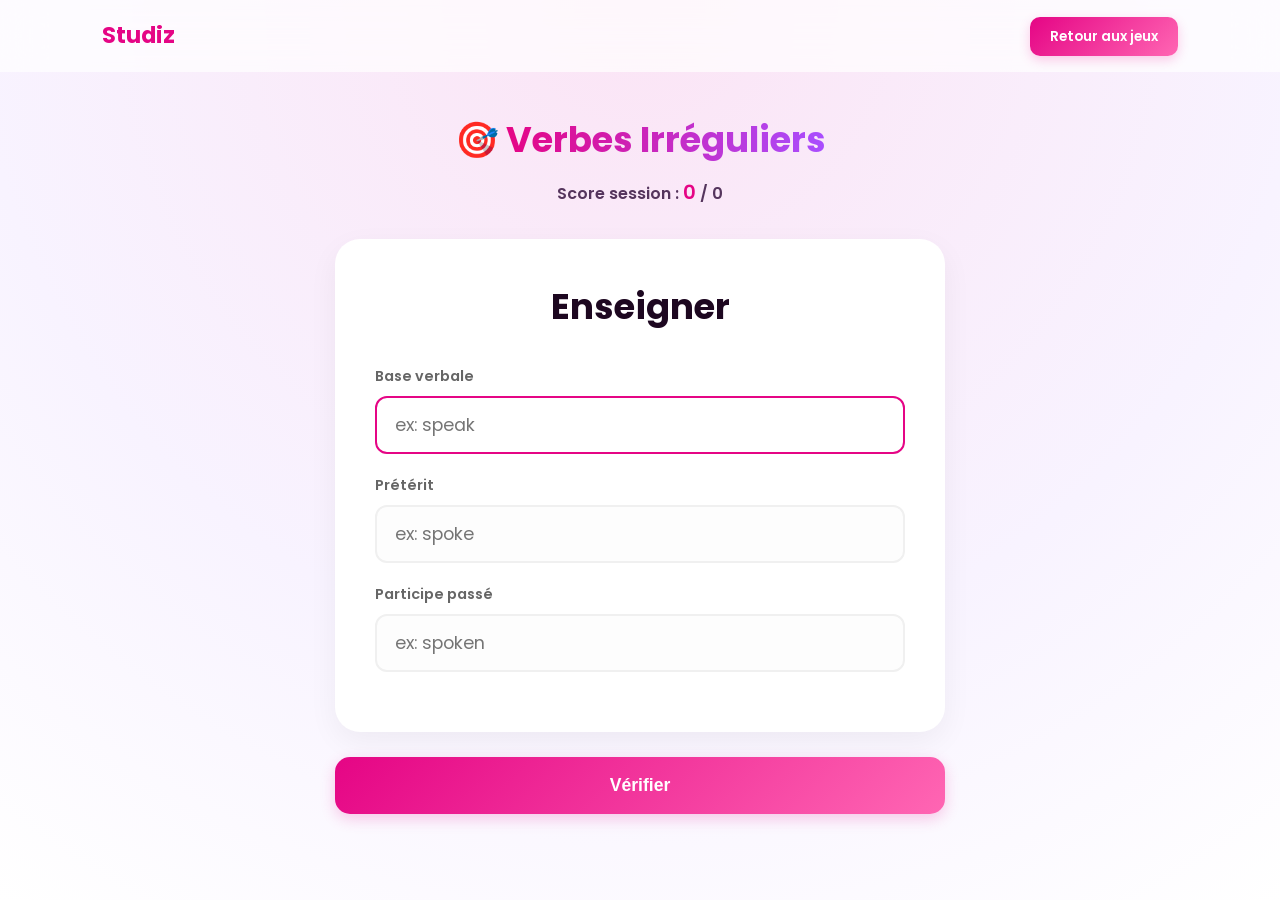
<file: verbe.html>
<!DOCTYPE html>
<html lang="fr">
<head>
    <meta charset="UTF-8">
    <meta name="viewport" content="width=device-width, initial-scale=1.0">
    <title>Studiz - Verbes Irréguliers</title>
    <link href="https://fonts.googleapis.com/css2?family=Poppins:wght@400;600;700&display=swap" rel="stylesheet" />
    <style>
        /* -----------------------
            BASE (Style Studiz)
        ------------------------*/
        * { margin: 0; padding: 0; box-sizing: border-box; }
        body {
            font-family: 'Poppins', sans-serif;
            background: radial-gradient(circle at top, #fbe4f5 0%, #f8f3ff 60%, #fff 100%);
            min-height: 100vh;
            color: #2b1b2e;
            line-height: 1.6;
        }

        /* -----------------------
            NAVBAR
        ------------------------*/
        .navbar {
            display: flex;
            justify-content: space-between;
            align-items: center;
            padding: 18px 8%;
            background: rgba(255, 255, 255, 0.7);
            backdrop-filter: blur(20px);
            position: sticky;
            top: 0;
            z-index: 100;
        }
        .logo-text { font-weight: 700; font-size: 1.4rem; color: #e50585; text-decoration: none; }
        .btn-nav {
            text-decoration: none;
            color: white;
            background: linear-gradient(135deg, #e50585, #ff66b3);
            padding: 10px 20px;
            border-radius: 10px;
            font-weight: 600;
            font-size: 0.85rem;
            box-shadow: 0 4px 12px rgba(229, 5, 133, 0.2);
        }

        /* -----------------------
            CONTAINER & TITRES
        ------------------------*/
        .container {
            max-width: 650px;
            margin: 40px auto;
            padding: 0 20px;
        }
        h1 { text-align: center; font-size: 2.2rem; margin-bottom: 10px; color: #1d0720; }
        .text-gradient {
            background: linear-gradient(90deg, #e50585, #a94eff);
            -webkit-background-clip: text;
            -webkit-text-fill-color: transparent;
        }
        .score { text-align: center; color: #55355d; margin-bottom: 30px; font-weight: 600; }
        .score span#correct { color: #e50585; font-size: 1.2rem; }

        /* -----------------------
            QUIZ CARD
        ------------------------*/
        .question-card {
            background: white;
            border-radius: 25px;
            padding: 40px;
            box-shadow: 0 10px 30px rgba(0, 0, 0, 0.05);
            margin-bottom: 25px;
            text-align: center;
        }
        .french-verb {
            font-size: 2.2rem;
            color: #1d0720;
            font-weight: 700;
            margin-bottom: 30px;
            text-transform: capitalize;
        }
        .input-group { margin-bottom: 20px; text-align: left; }
        label { display: block; margin-bottom: 8px; color: #666; font-weight: 600; font-size: 0.9rem; }
        input {
            width: 100%;
            padding: 14px 18px;
            border: 2px solid #f0f0f0;
            border-radius: 12px;
            font-size: 1.1rem;
            font-family: inherit;
            transition: all 0.3s;
            background: #fdfdfd;
        }
        input:focus { outline: none; border-color: #e50585; background: white; }
        input.correct { border-color: #10b981; background-color: #f0fdf4; color: #10b981; }
        input.incorrect { border-color: #ef4444; background-color: #fef2f2; color: #ef4444; }

        /* -----------------------
            CORRECTION & RESULTS
        ------------------------*/
        .correction {
            background: #fdf2f8;
            border-radius: 15px;
            padding: 25px;
            margin-bottom: 25px;
            text-align: left;
            border: 1px solid #fbcfe8;
        }
        .correction h3 { color: #e50585; margin-bottom: 15px; font-size: 1.1rem; }
        .correction-item { margin-bottom: 8px; font-size: 1rem; }
        .correction-item strong { color: #55355d; }

        button {
            width: 100%;
            padding: 18px;
            background: linear-gradient(135deg, #e50585, #ff66b3);
            color: white;
            border: none;
            border-radius: 15px;
            font-size: 1.1rem;
            font-weight: bold;
            cursor: pointer;
            transition: transform 0.2s, box-shadow 0.2s;
            box-shadow: 0 5px 15px rgba(229, 5, 133, 0.2);
        }
        button:hover { transform: translateY(-2px); box-shadow: 0 8px 20px rgba(229, 5, 133, 0.3); }

        .result { text-align: center; font-size: 1.1em; margin-bottom: 20px; padding: 15px; border-radius: 12px; font-weight: bold; }
        .result.correct { background: #f0fdf4; color: #10b981; }
        .result.incorrect { background: #fef2f2; color: #ef4444; }

        @media (max-width: 600px) {
            .question-card { padding: 25px; }
            h1 { font-size: 1.8rem; }
            .french-verb { font-size: 1.8rem; }
        }
    </style>
</head>
<body>
    <nav class="navbar">
        <div class="nav-left">
            <a href="https://studiz.fun" class="logo-text">Studiz</a>
        </div>
        <div class="nav-right">
            <a href="train.html" class="btn-nav">Retour aux jeux</a>
        </div>
    </nav>

    <div class="container">
        <h1>🎯 <span class="text-gradient">Verbes Irréguliers</span></h1>
        <div class="score">Score session : <span id="correct">0</span> / <span id="total">0</span></div>
        
        <div id="quiz-area">
            <div class="question-card">
                <div class="french-verb" id="french-verb"></div>
                <div class="input-group">
                    <label for="base">Base verbale</label>
                    <input type="text" id="base" placeholder="ex: speak" autocomplete="off">
                </div>
                <div class="input-group">
                    <label for="preterit">Prétérit</label>
                    <input type="text" id="preterit" placeholder="ex: spoke" autocomplete="off">
                </div>
                <div class="input-group">
                    <label for="participe">Participe passé</label>
                    <input type="text" id="participe" placeholder="ex: spoken" autocomplete="off">
                </div>
            </div>
            <div id="result-area"></div>
            <button id="submit-btn" onclick="checkAnswer()">Vérifier</button>
        </div>
    </div>

    <script>
        const verbs = [
            {base:"be", preterit:"was/were", participe:"been", french:"être"},
            {base:"bear", preterit:"bore", participe:"borne", french:"porter, supporter"},
            {base:"beat", preterit:"beat", participe:"beaten", french:"battre"},
            {base:"become", preterit:"became", participe:"become", french:"devenir"},
            {base:"begin", preterit:"began", participe:"begun", french:"commencer"},
            {base:"bend", preterit:"bent", participe:"bent", french:"(se) courber"},
            {base:"bet", preterit:"bet", participe:"bet", french:"parier"},
            {base:"bite", preterit:"bit", participe:"bitten", french:"mordre"},
            {base:"bleed", preterit:"bled", participe:"bled", french:"saigner"},
            {base:"blow", preterit:"blew", participe:"blown", french:"souffler"},
            {base:"break", preterit:"broke", participe:"broken", french:"casser"},
            {base:"bring", preterit:"brought", participe:"brought", french:"apporter"},
            {base:"build", preterit:"built", participe:"built", french:"construire"},
            {base:"burn", preterit:"burnt", participe:"burnt", french:"brûler"},
            {base:"burst", preterit:"burst", participe:"burst", french:"éclater"},
            {base:"buy", preterit:"bought", participe:"bought", french:"acheter"},
            {base:"cast", preterit:"cast", participe:"cast", french:"jeter, lancer"},
            {base:"catch", preterit:"caught", participe:"caught", french:"attraper"},
            {base:"choose", preterit:"chose", participe:"chosen", french:"choisir"},
            {base:"cling", preterit:"clung", participe:"clung", french:"s'accrocher"},
            {base:"come", preterit:"came", participe:"come", french:"venir"},
            {base:"cost", preterit:"cost", participe:"cost", french:"coûter"},
            {base:"cut", preterit:"cut", participe:"cut", french:"couper"},
            {base:"deal", preterit:"dealt", participe:"dealt", french:"distribuer"},
            {base:"dig", preterit:"dug", participe:"dug", french:"creuser"},
            {base:"do", preterit:"did", participe:"done", french:"faire"},
            {base:"draw", preterit:"drew", participe:"drawn", french:"dessiner"},
            {base:"dream", preterit:"dreamt", participe:"dreamt", french:"rêver"},
            {base:"drink", preterit:"drank", participe:"drunk", french:"boire"},
            {base:"drive", preterit:"drove", participe:"driven", french:"conduire"},
            {base:"dwell", preterit:"dwelt", participe:"dwelt", french:"habiter, résider"},
            {base:"eat", preterit:"ate", participe:"eaten", french:"manger"},
            {base:"fall", preterit:"fell", participe:"fallen", french:"tomber"},
            {base:"feed", preterit:"fed", participe:"fed", french:"nourrir"},
            {base:"feel", preterit:"felt", participe:"felt", french:"sentir, éprouver"},
            {base:"fight", preterit:"fought", participe:"fought", french:"se battre, combattre"},
            {base:"find", preterit:"found", participe:"found", french:"trouver"},
            {base:"flee", preterit:"fled", participe:"fled", french:"fuir"},
            {base:"fly", preterit:"flew", participe:"flown", french:"voler (air)"},
            {base:"forbid", preterit:"forbade", participe:"forbidden", french:"interdire"},
            {base:"forget", preterit:"forgot", participe:"forgotten", french:"oublier"},
            {base:"forgive", preterit:"forgave", participe:"forgiven", french:"pardonner"},
            {base:"foresee", preterit:"foresaw", participe:"foreseen", french:"prévoir"},
            {base:"freeze", preterit:"froze", participe:"frozen", french:"geler"},
            {base:"get", preterit:"got", participe:"got/gotten", french:"obtenir"},
            {base:"give", preterit:"gave", participe:"given", french:"donner"},
            {base:"go", preterit:"went", participe:"gone", french:"aller"},
            {base:"grow", preterit:"grew", participe:"grown", french:"grandir"},
            {base:"hang", preterit:"hung", participe:"hung", french:"pendre"},
            {base:"have", preterit:"had", participe:"had", french:"avoir"},
            {base:"hear", preterit:"heard", participe:"heard", french:"entendre"},
            {base:"hide", preterit:"hid", participe:"hidden", french:"cacher"},
            {base:"hit", preterit:"hit", participe:"hit", french:"frapper"},
            {base:"hold", preterit:"held", participe:"held", french:"tenir"},
            {base:"hurt", preterit:"hurt", participe:"hurt", french:"blesser"},
            {base:"keep", preterit:"kept", participe:"kept", french:"garder"},
            {base:"kneel", preterit:"knelt", participe:"knelt", french:"s'agenouiller"},
            {base:"know", preterit:"knew", participe:"known", french:"savoir, connaître"},
            {base:"lay", preterit:"laid", participe:"laid", french:"poser"},
            {base:"lead", preterit:"led", participe:"led", french:"mener"},
            {base:"lean", preterit:"leant", participe:"leant", french:"s'appuyer"},
            {base:"leap", preterit:"leapt", participe:"leapt", french:"bondir"},
            {base:"learn", preterit:"learnt", participe:"learnt", french:"apprendre"},
            {base:"leave", preterit:"left", participe:"left", french:"quitter"},
            {base:"lend", preterit:"lent", participe:"lent", french:"prêter"},
            {base:"let", preterit:"let", participe:"let", french:"permettre"},
            {base:"lie", preterit:"lay", participe:"lain", french:"être étendu"},
            {base:"light", preterit:"lit", participe:"lit", french:"allumer"},
            {base:"lose", preterit:"lost", participe:"lost", french:"perdre"},
            {base:"make", preterit:"made", participe:"made", french:"fabriquer"},
            {base:"mean", preterit:"meant", participe:"meant", french:"signifier"},
            {base:"meet", preterit:"met", participe:"met", french:"rencontrer"},
            {base:"mow", preterit:"mowed", participe:"mown", french:"tondre"},
            {base:"overcome", preterit:"overcame", participe:"overcome", french:"surmonter"},
            {base:"pay", preterit:"paid", participe:"paid", french:"payer"},
            {base:"put", preterit:"put", participe:"put", french:"mettre"},
            {base:"quit", preterit:"quit", participe:"quit", french:"cesser"},
            {base:"read", preterit:"read", participe:"read", french:"lire"},
            {base:"ride", preterit:"rode", participe:"ridden", french:"aller à vélo/cheval"},
            {base:"ring", preterit:"rang", participe:"rung", french:"sonner"},
            {base:"rise", preterit:"rose", participe:"risen", french:"se lever"},
            {base:"run", preterit:"ran", participe:"run", french:"courir"},
            {base:"say", preterit:"said", participe:"said", french:"dire"},
            {base:"see", preterit:"saw", participe:"seen", french:"voir"},
            {base:"seek", preterit:"sought", participe:"sought", french:"chercher"},
            {base:"sell", preterit:"sold", participe:"sold", french:"vendre"},
            {base:"send", preterit:"sent", participe:"sent", french:"envoyer"},
            {base:"set", preterit:"set", participe:"set", french:"poser, se coucher (soleil)"},
            {base:"sew", preterit:"sewed", participe:"sewn", french:"coudre"},
            {base:"shake", preterit:"shook", participe:"shaken", french:"secouer"},
            {base:"shine", preterit:"shone", participe:"shone", french:"briller"},
            {base:"shoot", preterit:"shot", participe:"shot", french:"tirer"},
            {base:"show", preterit:"showed", participe:"shown/showed", french:"montrer"},
            {base:"shrink", preterit:"shrank", participe:"shrunk", french:"rétrécir"},
            {base:"shut", preterit:"shut", participe:"shut", french:"fermer"},
            {base:"sing", preterit:"sang", participe:"sung", french:"chanter"},
            {base:"sink", preterit:"sank", participe:"sunk", french:"couler"},
            {base:"sit", preterit:"sat", participe:"sat", french:"être assis"},
            {base:"sleep", preterit:"slept", participe:"slept", french:"dormir"},
            {base:"smell", preterit:"smelt", participe:"smelt", french:"sentir"},
            {base:"speak", preterit:"spoke", participe:"spoken", french:"parler"},
            {base:"spell", preterit:"spelt", participe:"spelt", french:"épeler"},
            {base:"spend", preterit:"spent", participe:"spent", french:"dépenser"},
            {base:"spill", preterit:"spilt", participe:"spilt", french:"renverser"},
            {base:"spit", preterit:"spat", participe:"spat", french:"cracher"},
            {base:"split", preterit:"split", participe:"split", french:"séparer"},
            {base:"spoil", preterit:"spoilt", participe:"spoilt", french:"gâcher"},
            {base:"spread", preterit:"spread", participe:"spread", french:"répandre"},
            {base:"stand", preterit:"stood", participe:"stood", french:"être debout"},
            {base:"steal", preterit:"stole", participe:"stolen", french:"voler"},
            {base:"stick", preterit:"stuck", participe:"stuck", french:"coller"},
            {base:"swear", preterit:"swore", participe:"sworn", french:"jurer"},
            {base:"sweep", preterit:"swept", participe:"swept", french:"balayer"},
            {base:"swim", preterit:"swam", participe:"swum", french:"nager"},
            {base:"take", preterit:"took", participe:"taken", french:"prendre"},
            {base:"teach", preterit:"taught", participe:"taught", french:"enseigner"},
            {base:"tear", preterit:"tore", participe:"torn", french:"déchirer"},
            {base:"tell", preterit:"told", participe:"told", french:"raconter"},
            {base:"think", preterit:"thought", participe:"thought", french:"penser"},
            {base:"thrive", preterit:"throve", participe:"thriven", french:"prospérer"},
            {base:"throw", preterit:"threw", participe:"thrown", french:"jeter"},
            {base:"undergo", preterit:"underwent", participe:"undergone", french:"subir"},
            {base:"understand", preterit:"understood", participe:"understood", french:"comprendre"},
            {base:"upset", preterit:"upset", participe:"upset", french:"bouleverser"},
            {base:"wake", preterit:"woke", participe:"woken", french:"se réveiller"},
            {base:"wear", preterit:"wore", participe:"worn", french:"porter (vêtements)"},
            {base:"weep", preterit:"wept", participe:"wept", french:"pleurer"},
            {base:"win", preterit:"won", participe:"won", french:"gagner"},
            {base:"withdraw", preterit:"withdrew", participe:"withdrawn", french:"se retirer"},
            {base:"write", preterit:"wrote", participe:"written", french:"écrire"}
        ];

        let verbWeights = JSON.parse(localStorage.getItem('verbWeights')) || {};
        verbs.forEach((_, index) => { if (verbWeights[index] === undefined) verbWeights[index] = 1.0; });

        let currentVerb, currentVerbIndex, correctCount = 0, totalCount = 0, answered = false;

        function normalize(str) { return str.toLowerCase().trim().replace(/\s+/g, ' '); }
        function checkVariants(userAnswer, correctAnswer) {
            const userNorm = normalize(userAnswer);
            return correctAnswer.split('/').map(v => normalize(v)).some(variant => userNorm === variant);
        }

        function loadNewVerb() {
            let totalWeight = Object.values(verbWeights).reduce((a, b) => a + b, 0);
            let random = Math.random() * totalWeight, sum = 0;
            for (let i = 0; i < verbs.length; i++) {
                sum += verbWeights[i];
                if (random <= sum) { currentVerbIndex = i; currentVerb = verbs[i]; break; }
            }
            document.getElementById('french-verb').textContent = currentVerb.french;
            document.getElementById('base').value = '';
            document.getElementById('preterit').value = '';
            document.getElementById('participe').value = '';
            document.getElementById('result-area').innerHTML = '';
            document.getElementById('submit-btn').textContent = 'Vérifier';
            answered = false;
            ['base', 'preterit', 'participe'].forEach(id => {
                const input = document.getElementById(id);
                input.classList.remove('correct', 'incorrect');
                input.disabled = false;
            });
            document.getElementById('base').focus();
        }

        function checkAnswer() {
            if (answered) { loadNewVerb(); return; }
            const uB = document.getElementById('base').value, uPr = document.getElementById('preterit').value, uPa = document.getElementById('participe').value;
            const bC = checkVariants(uB, currentVerb.base), prC = checkVariants(uPr, currentVerb.preterit), paC = checkVariants(uPa, currentVerb.participe);
            const allCorrect = bC && prC && paC;
            totalCount++;
            
            if (allCorrect) { 
                correctCount++; 
                verbWeights[currentVerbIndex] = Math.max(0.1, verbWeights[currentVerbIndex] * 0.5); 
            } else { 
                verbWeights[currentVerbIndex] += 2.5; 
            }
            
            localStorage.setItem('verbWeights', JSON.stringify(verbWeights));
            document.getElementById('correct').textContent = correctCount;
            document.getElementById('total').textContent = totalCount;
            document.getElementById('base').classList.add(bC ? 'correct' : 'incorrect');
            document.getElementById('preterit').classList.add(prC ? 'correct' : 'incorrect');
            document.getElementById('participe').classList.add(paC ? 'correct' : 'incorrect');
            
            ['base', 'preterit', 'participe'].forEach(id => document.getElementById(id).disabled = true);
            
            let res = allCorrect ? 
                '<div class="result correct">✨ Bravo ! C\'est parfait.</div>' : 
                `<div class="result incorrect">Oups ! Ce verbe reviendra plus souvent.</div><div class="correction"><h3>La bonne réponse :</h3><div class="correction-item"><strong>Base :</strong> ${currentVerb.base}</div><div class="correction-item"><strong>Prétérit :</strong> ${currentVerb.preterit}</div><div class="correction-item"><strong>Participe :</strong> ${currentVerb.participe}</div></div>`;
            
            document.getElementById('result-area').innerHTML = res;
            document.getElementById('submit-btn').textContent = 'Continuer';
            answered = true;
        }

        document.addEventListener('keypress', e => { if (e.key === 'Enter') checkAnswer(); });
        loadNewVerb();
    </script>
</body>
</html>
</file>
